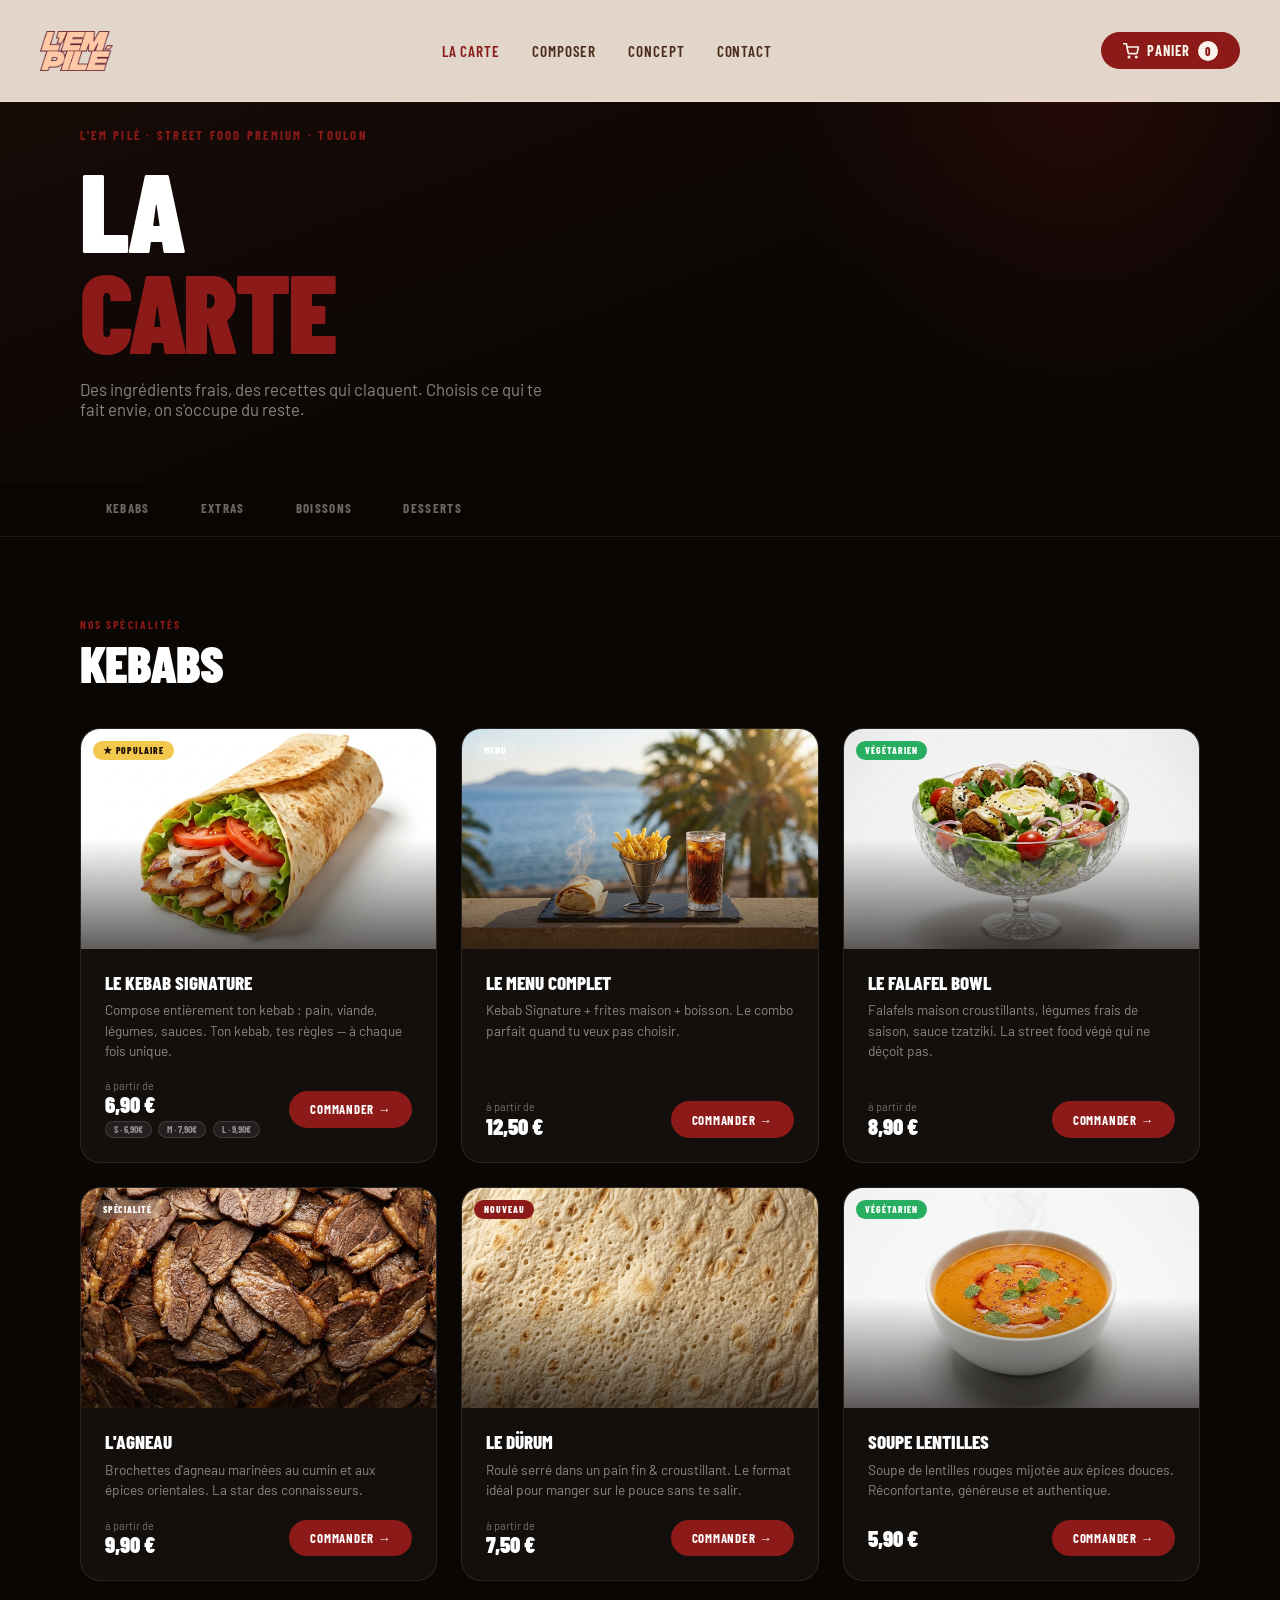
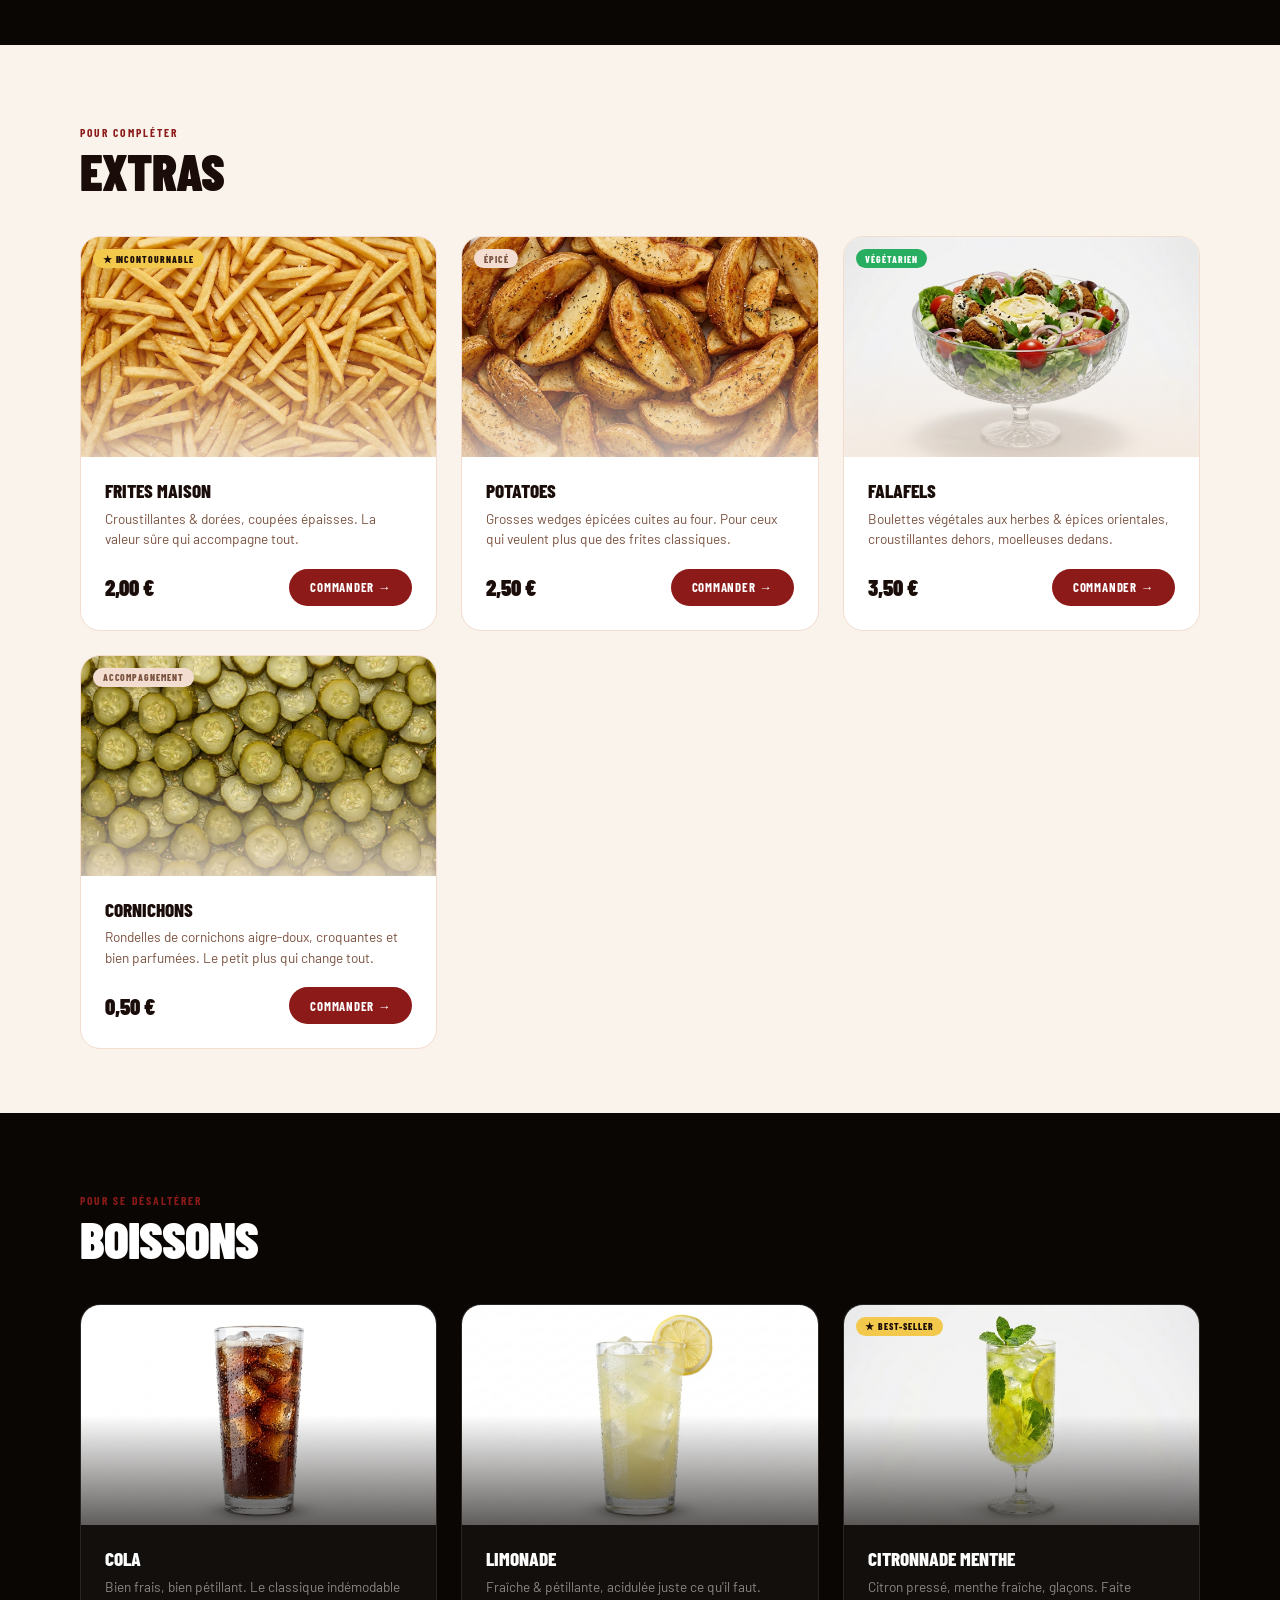
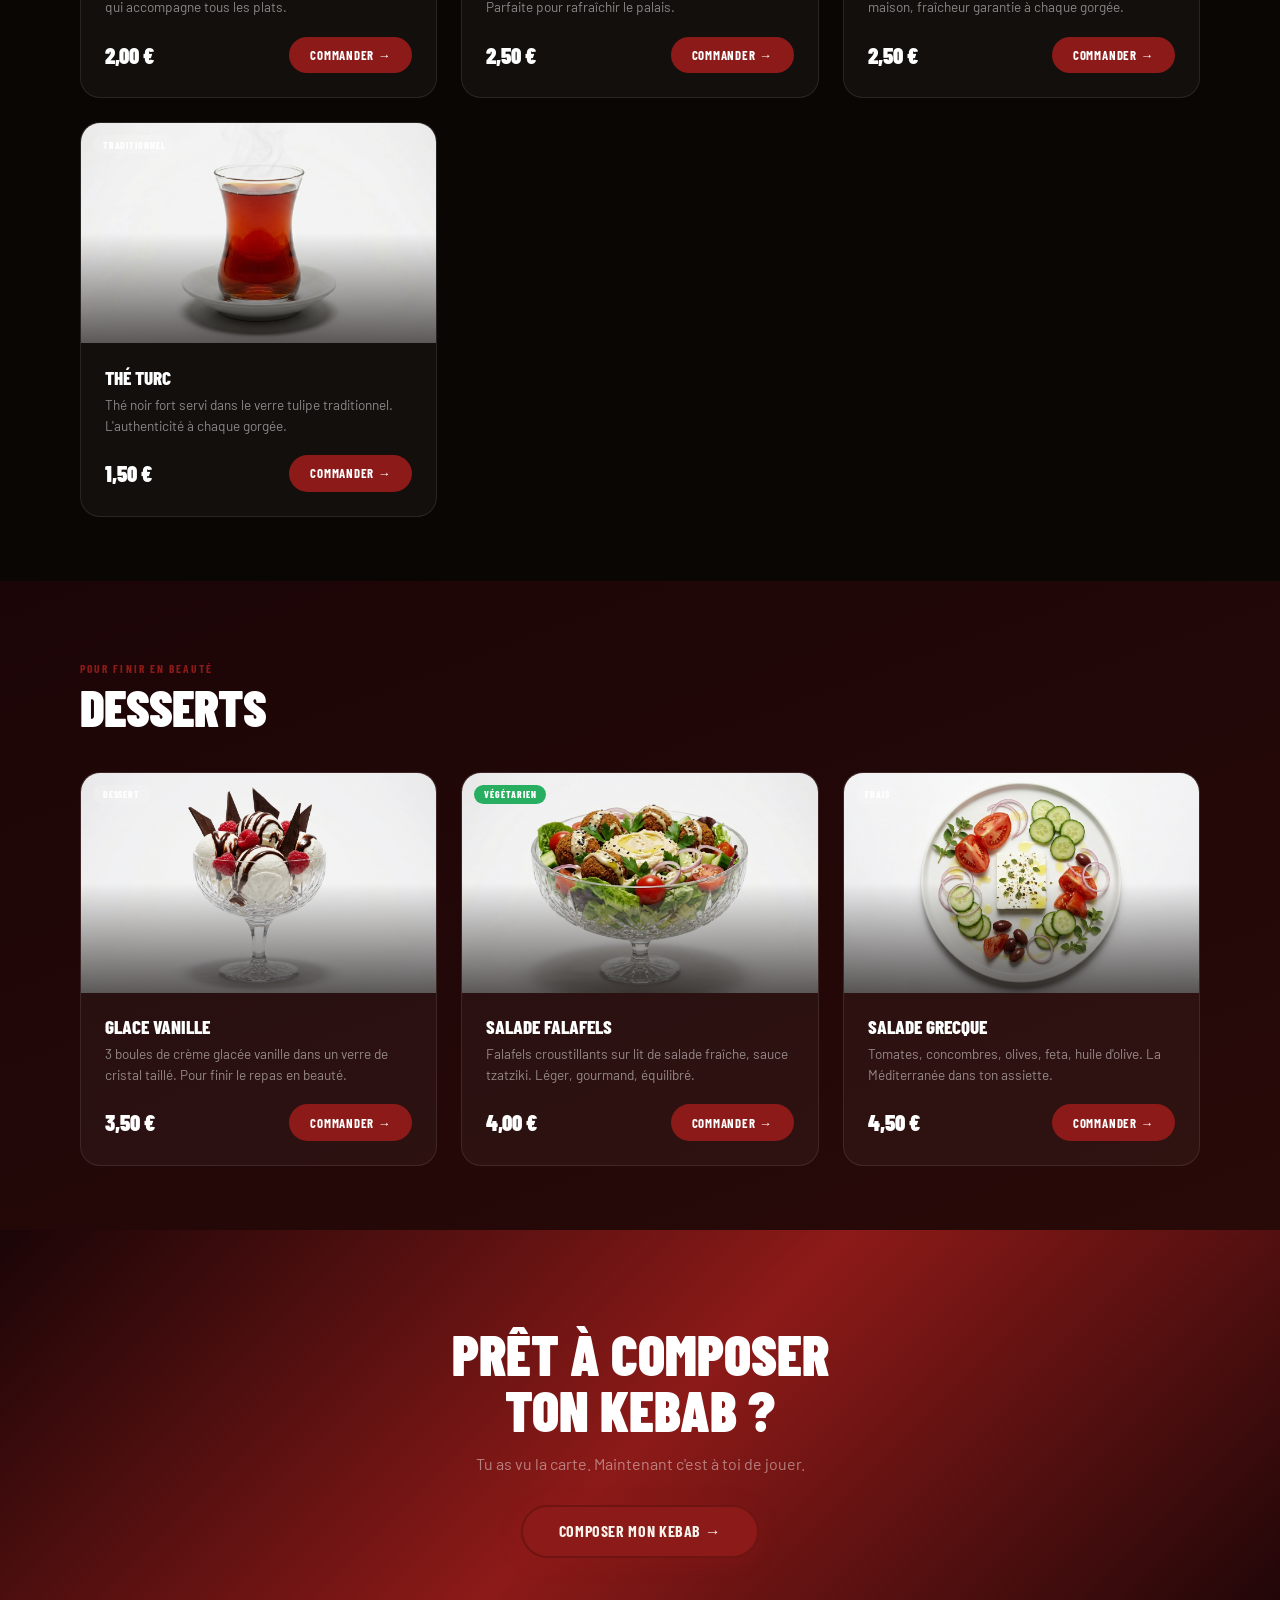
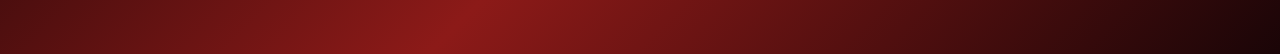
<file: menu.html>
<!DOCTYPE html>
<html lang="fr">
<head>
  <meta charset="UTF-8">
  <meta name="viewport" content="width=device-width, initial-scale=1.0">
  <title>La Carte — L'EM PILÉ</title>
  <link rel="stylesheet" href="style.css">
  <style>

    body { background: #0A0604; color: var(--white); }

    /* ---- HERO ---- */
    .menu-hero {
      padding: 8rem 5rem 4rem;
      background: linear-gradient(160deg, #1A0C08 0%, #0A0604 65%);
      position: relative; overflow: hidden;
    }
    .menu-hero::before {
      content: '';
      position: absolute; top: -40%; right: -8%;
      width: 600px; height: 600px;
      background: radial-gradient(circle, rgba(140,26,24,.18) 0%, transparent 70%);
      pointer-events: none;
    }
    .menu-hero-eyebrow {
      font-family: var(--font-display); font-size: .78rem; font-weight: 700;
      letter-spacing: .18em; text-transform: uppercase;
      color: var(--btn); margin-bottom: 1rem;
    }
    .menu-hero-title {
      font-family: var(--font-display);
      font-size: clamp(3.5rem, 10vw, 7rem);
      font-weight: 900; text-transform: uppercase;
      color: var(--white); line-height: .9;
      letter-spacing: -.03em; margin-bottom: 1.2rem;
    }
    .menu-hero-title span { color: var(--btn); }
    .menu-hero-sub {
      font-family: var(--font-body); font-size: 1.05rem;
      color: rgba(255,255,255,.5); max-width: 480px;
    }

    /* ---- CAT NAV STICKY ---- */
    .cat-nav {
      position: sticky; top: 68px; z-index: 90;
      background: rgba(10,6,4,.92); backdrop-filter: blur(16px);
      border-bottom: 1px solid rgba(255,255,255,.08);
      display: flex; padding: 0 5rem;
      overflow-x: auto;
    }
    .cat-nav::-webkit-scrollbar { display: none; }
    .cat-nav-item {
      font-family: var(--font-display); font-size: .82rem;
      font-weight: 700; letter-spacing: .1em; text-transform: uppercase;
      color: rgba(255,255,255,.4); padding: 1.1rem 1.6rem;
      border-bottom: 2px solid transparent;
      text-decoration: none; white-space: nowrap;
      transition: color .2s, border-color .2s;
    }
    .cat-nav-item:hover, .cat-nav-item.active {
      color: var(--white); border-bottom-color: var(--btn);
    }

    /* ---- CATEGORY SECTION ---- */
    .cat-section { padding: 5rem 5rem 4rem; }
    .cat-header { margin-bottom: 2.5rem; }
    .cat-eyebrow {
      font-family: var(--font-display); font-size: .72rem; font-weight: 700;
      letter-spacing: .18em; text-transform: uppercase;
      color: var(--btn); margin-bottom: .5rem;
    }
    .cat-title {
      font-family: var(--font-display); font-size: clamp(2rem, 5vw, 3.2rem);
      font-weight: 900; text-transform: uppercase;
      color: var(--white); line-height: .95; letter-spacing: -.02em;
    }

    /* ---- SECTION COULEURS ---- */

    /* Kebabs — noir profond (défaut) */
    #kebabs { background: #0A0604; }

    /* Extras — crème/beige clair */
    #extras { background: var(--bg); }
    #extras .cat-title { color: var(--text-dark); }
    #extras .m-card {
      background: var(--white);
      border-color: var(--frame);
    }
    #extras .m-card:hover {
      border-color: var(--icon-bg);
      box-shadow: 0 16px 40px rgba(0,0,0,.1);
    }
    #extras .m-img-overlay {
      background: linear-gradient(180deg, transparent 50%, rgba(245,232,220,.75) 100%);
    }
    #extras .m-name  { color: var(--text-dark); }
    #extras .m-desc  { color: var(--subtitle); }
    #extras .m-price { color: var(--text-dark); }
    #extras .m-price-from { color: var(--subtitle); }
    #extras .m-size-pill {
      background: var(--frame); border-color: var(--icon-bg); color: var(--subtitle);
    }
    #extras .tag-light {
      background: var(--frame); color: var(--subtitle); backdrop-filter: none;
    }

    /* Boissons — noir profond */
    #boissons { background: #0A0604; }

    /* Desserts — bordeaux sombre et chaud */
    #desserts {
      background: linear-gradient(160deg, #1C0507 0%, #280A08 100%);
    }

    /* CTA — rouge bordeaux impactant */
    .menu-cta {
      background: linear-gradient(135deg, #1A0507 0%, #8C1A18 50%, #1A0507 100%);
    }

    /* ---- CARDS GRID ---- */
    .menu-cards {
      display: grid;
      grid-template-columns: repeat(auto-fill, minmax(300px, 1fr));
      gap: 1.5rem;
    }
    .m-card {
      background: rgba(255,255,255,.04);
      border: 1px solid rgba(255,255,255,.09);
      border-radius: var(--radius-lg); overflow: hidden;
      display: flex; flex-direction: column;
      transition: transform .25s, border-color .25s, box-shadow .25s;
    }
    .m-card:hover {
      transform: translateY(-5px);
      border-color: rgba(255,255,255,.18);
      box-shadow: 0 16px 40px rgba(0,0,0,.4);
    }
    .m-img-wrap { position: relative; overflow: hidden; }
    .m-img {
      width: 100%; height: 220px; object-fit: cover; display: block;
      transition: transform .4s ease;
    }
    .m-card:hover .m-img { transform: scale(1.04); }
    .m-img-overlay {
      position: absolute; inset: 0;
      background: linear-gradient(180deg, transparent 50%, rgba(10,6,4,.65) 100%);
    }
    .m-tags {
      position: absolute; top: .75rem; left: .75rem;
      display: flex; gap: .4rem; flex-wrap: wrap;
    }
    .m-tag {
      font-family: var(--font-display); font-size: .6rem;
      font-weight: 800; letter-spacing: .1em; text-transform: uppercase;
      padding: .22rem .6rem; border-radius: var(--radius-xl);
    }
    .tag-red   { background: var(--btn); color: var(--white); }
    .tag-gold  { background: #F2C94C; color: #1A0C08; }
    .tag-green { background: #27AE60; color: var(--white); }
    .tag-light { background: rgba(255,255,255,.15); color: var(--white); backdrop-filter: blur(8px); }

    .m-body { padding: 1.4rem 1.5rem 1.5rem; display: flex; flex-direction: column; flex: 1; }
    .m-name {
      font-family: var(--font-display); font-size: 1.2rem;
      font-weight: 800; text-transform: uppercase;
      color: var(--white); margin-bottom: .4rem;
    }
    .m-desc {
      font-family: var(--font-body); font-size: .85rem;
      color: rgba(255,255,255,.5); line-height: 1.5;
      flex: 1; margin-bottom: 1.2rem;
    }
    .m-footer {
      display: flex; align-items: center;
      justify-content: space-between; gap: 1rem;
    }
    .m-price {
      font-family: var(--font-display); font-size: 1.4rem;
      font-weight: 900; color: var(--white); line-height: 1;
    }
    .m-price-from {
      display: block; font-family: var(--font-body);
      font-size: .68rem; color: rgba(255,255,255,.4);
      font-weight: 400; margin-bottom: .1rem;
    }
    .m-sizes { display: flex; gap: .4rem; margin-top: .35rem; flex-wrap: wrap; }
    .m-size-pill {
      font-family: var(--font-display); font-size: .62rem; font-weight: 700;
      color: rgba(255,255,255,.5);
      background: rgba(255,255,255,.07); border: 1px solid rgba(255,255,255,.12);
      border-radius: var(--radius-xl); padding: .15rem .5rem;
    }
    .m-btn {
      display: inline-flex; align-items: center; gap: .45rem;
      background: var(--btn); color: var(--white);
      border: none; border-radius: var(--radius-xl);
      padding: .65rem 1.3rem;
      font-family: var(--font-display); font-size: .8rem;
      font-weight: 700; letter-spacing: .06em; text-transform: uppercase;
      cursor: pointer; text-decoration: none;
      transition: background .2s, transform .15s;
      white-space: nowrap; flex-shrink: 0;
    }
    .m-btn:hover { background: var(--btn-hover); transform: scale(1.04); }

    /* ---- FOOTER CTA ---- */
    .menu-cta {
      padding: 6rem 5rem; text-align: center;
    }
    .menu-cta-title {
      font-family: var(--font-display);
      font-size: clamp(2rem, 5vw, 3.5rem);
      font-weight: 900; text-transform: uppercase;
      color: var(--white); margin-bottom: 1rem; line-height: 1;
    }
    .menu-cta-sub {
      font-family: var(--font-body); color: rgba(255,255,255,.45);
      margin-bottom: 2rem; font-size: 1rem;
    }

    /* ---- RESPONSIVE ---- */
    @media (max-width: 768px) {
      .menu-hero { padding: 6rem 1.5rem 3rem; }
      .cat-nav { padding: 0 1rem; top: 60px; }
      .cat-section { padding: 3rem 1.5rem 1.5rem; }
      .menu-cards { grid-template-columns: 1fr; }
      .menu-cta { padding: 4rem 1.5rem; }
    }
  </style>
</head>
<body>

  <!-- ===== NAVBAR ===== -->
  <header class="navbar">
    <a href="accueil.html">
      <img src="Lemepile-logo-kebab.png" alt="L'EM PILÉ" class="logo">
    </a>
    <nav>
      <a href="menu.html" style="color:var(--btn)">La Carte</a>
      <a href="commander.html">Composer</a>
      <a href="accueil.html#concept">Concept</a>
      <a href="accueil.html#contact">Contact</a>
    </nav>
    <button class="cart-btn" onclick="location.href='panier.html'">
      <svg width="16" height="16" viewBox="0 0 24 24" fill="none" stroke="currentColor" stroke-width="2.5" stroke-linecap="round" stroke-linejoin="round" style="flex-shrink:0">
        <circle cx="9" cy="21" r="1"/><circle cx="20" cy="21" r="1"/>
        <path d="M1 1h4l2.68 13.39a2 2 0 0 0 2 1.61h9.72a2 2 0 0 0 2-1.61L23 6H6"/>
      </svg>
      Panier <span class="cart-count">0</span>
    </button>
  </header>

  <!-- ===== HERO ===== -->
  <section class="menu-hero">
    <div class="menu-hero-eyebrow">L'EM PILÉ · Street Food Premium · Toulon</div>
    <h1 class="menu-hero-title">La<br><span>Carte</span></h1>
    <p class="menu-hero-sub">Des ingrédients frais, des recettes qui claquent. Choisis ce qui te fait envie, on s'occupe du reste.</p>
  </section>

  <!-- ===== NAV CATÉGORIES ===== -->
  <nav class="cat-nav">
    <a href="#kebabs"   class="cat-nav-item active">Kebabs</a>
    <a href="#extras"   class="cat-nav-item">Extras</a>
    <a href="#boissons" class="cat-nav-item">Boissons</a>
    <a href="#desserts" class="cat-nav-item">Desserts</a>
  </nav>

  <!-- ===== KEBABS ===== -->
  <section class="cat-section" id="kebabs">
    <div class="cat-header">
      <div class="cat-eyebrow">Nos spécialités</div>
      <h2 class="cat-title">Kebabs</h2>
    </div>
    <div class="menu-cards">

      <div class="m-card">
        <div class="m-img-wrap">
          <img class="m-img" src="Premium döner kebab sandwich, perfectly wrapped.png" alt="Le Kebab Signature">
          <div class="m-img-overlay"></div>
          <div class="m-tags"><span class="m-tag tag-gold">★ Populaire</span></div>
        </div>
        <div class="m-body">
          <div class="m-name">Le Kebab Signature</div>
          <p class="m-desc">Compose entièrement ton kebab : pain, viande, légumes, sauces. Ton kebab, tes règles — à chaque fois unique.</p>
          <div class="m-footer">
            <div class="m-price">
              <span class="m-price-from">à partir de</span>
              6,90 €
              <div class="m-sizes">
                <span class="m-size-pill">S · 6,90€</span>
                <span class="m-size-pill">M · 7,90€</span>
                <span class="m-size-pill">L · 9,90€</span>
              </div>
            </div>
            <a href="commander.html" class="m-btn">Commander →</a>
          </div>
        </div>
      </div>

      <div class="m-card">
        <div class="m-img-wrap">
          <img class="m-img" src="Premium kebab meal set elegantly arranged on a dark slate stone board balcon.png" alt="Le Menu Complet">
          <div class="m-img-overlay"></div>
          <div class="m-tags"><span class="m-tag tag-light">Menu</span></div>
        </div>
        <div class="m-body">
          <div class="m-name">Le Menu Complet</div>
          <p class="m-desc">Kebab Signature + frites maison + boisson. Le combo parfait quand tu veux pas choisir.</p>
          <div class="m-footer">
            <div class="m-price">
              <span class="m-price-from">à partir de</span>
              12,50 €
            </div>
            <a href="commander.html" class="m-btn">Commander →</a>
          </div>
        </div>
      </div>

      <div class="m-card">
        <div class="m-img-wrap">
          <img class="m-img" src="Fresh falafel bowl served in a tall elegant crystal cut glass bowl on a stem.png" alt="Le Falafel Bowl">
          <div class="m-img-overlay"></div>
          <div class="m-tags"><span class="m-tag tag-green">Végétarien</span></div>
        </div>
        <div class="m-body">
          <div class="m-name">Le Falafel Bowl</div>
          <p class="m-desc">Falafels maison croustillants, légumes frais de saison, sauce tzatziki. La street food végé qui ne déçoit pas.</p>
          <div class="m-footer">
            <div class="m-price">
              <span class="m-price-from">à partir de</span>
              8,90 €
            </div>
            <a href="commander.html" class="m-btn">Commander →</a>
          </div>
        </div>
      </div>

      <div class="m-card">
        <div class="m-img-wrap">
          <img class="m-img" src="Secondary choose  ingredient/Grilled lamb kebab.png" alt="L'Agneau">
          <div class="m-img-overlay"></div>
          <div class="m-tags"><span class="m-tag tag-light">Spécialité</span></div>
        </div>
        <div class="m-body">
          <div class="m-name">L'Agneau</div>
          <p class="m-desc">Brochettes d'agneau marinées au cumin et aux épices orientales. La star des connaisseurs.</p>
          <div class="m-footer">
            <div class="m-price">
              <span class="m-price-from">à partir de</span>
              9,90 €
            </div>
            <a href="commander.html" class="m-btn">Commander →</a>
          </div>
        </div>
      </div>

      <div class="m-card">
        <div class="m-img-wrap">
          <img class="m-img" src="Durum.png" alt="Le Dürum">
          <div class="m-img-overlay"></div>
          <div class="m-tags"><span class="m-tag tag-red">Nouveau</span></div>
        </div>
        <div class="m-body">
          <div class="m-name">Le Dürum</div>
          <p class="m-desc">Roulé serré dans un pain fin & croustillant. Le format idéal pour manger sur le pouce sans te salir.</p>
          <div class="m-footer">
            <div class="m-price">
              <span class="m-price-from">à partir de</span>
              7,50 €
            </div>
            <a href="commander.html" class="m-btn">Commander →</a>
          </div>
        </div>
      </div>

      <div class="m-card">
        <div class="m-img-wrap">
          <img class="m-img" src="Red lentil soup.png" alt="Soupe Lentilles">
          <div class="m-img-overlay"></div>
          <div class="m-tags"><span class="m-tag tag-green">Végétarien</span></div>
        </div>
        <div class="m-body">
          <div class="m-name">Soupe Lentilles</div>
          <p class="m-desc">Soupe de lentilles rouges mijotée aux épices douces. Réconfortante, généreuse et authentique.</p>
          <div class="m-footer">
            <div class="m-price">5,90 €</div>
            <a href="commander.html" class="m-btn">Commander →</a>
          </div>
        </div>
      </div>

    </div>
  </section>

  <!-- ===== EXTRAS ===== -->
  <section class="cat-section" id="extras">
    <div class="cat-header">
      <div class="cat-eyebrow">Pour compléter</div>
      <h2 class="cat-title">Extras</h2>
    </div>
    <div class="menu-cards">

      <div class="m-card">
        <div class="m-img-wrap">
          <img class="m-img" src="Crispy thin cut golden french fries .png" alt="Frites Maison">
          <div class="m-img-overlay"></div>
          <div class="m-tags"><span class="m-tag tag-gold">★ Incontournable</span></div>
        </div>
        <div class="m-body">
          <div class="m-name">Frites Maison</div>
          <p class="m-desc">Croustillantes & dorées, coupées épaisses. La valeur sûre qui accompagne tout.</p>
          <div class="m-footer">
            <div class="m-price">2,00 €</div>
            <a href="commander.html" class="m-btn">Commander →</a>
          </div>
        </div>
      </div>

      <div class="m-card">
        <div class="m-img-wrap">
          <img class="m-img" src="Crispy rustic potato wedges.png" alt="Potatoes">
          <div class="m-img-overlay"></div>
          <div class="m-tags"><span class="m-tag tag-light">Épicé</span></div>
        </div>
        <div class="m-body">
          <div class="m-name">Potatoes</div>
          <p class="m-desc">Grosses wedges épicées cuites au four. Pour ceux qui veulent plus que des frites classiques.</p>
          <div class="m-footer">
            <div class="m-price">2,50 €</div>
            <a href="commander.html" class="m-btn">Commander →</a>
          </div>
        </div>
      </div>

      <div class="m-card">
        <div class="m-img-wrap">
          <img class="m-img" src="Fresh falafel bowl served in a tall elegant crystal cut glass bowl on a stem.png" alt="Falafels">
          <div class="m-img-overlay"></div>
          <div class="m-tags"><span class="m-tag tag-green">Végétarien</span></div>
        </div>
        <div class="m-body">
          <div class="m-name">Falafels</div>
          <p class="m-desc">Boulettes végétales aux herbes & épices orientales, croustillantes dehors, moelleuses dedans.</p>
          <div class="m-footer">
            <div class="m-price">3,50 €</div>
            <a href="commander.html" class="m-btn">Commander →</a>
          </div>
        </div>
      </div>

      <div class="m-card">
        <div class="m-img-wrap">
          <img class="m-img" src="Secondary choose  ingredient/Sliced pickled gherkins.png" alt="Cornichons">
          <div class="m-img-overlay"></div>
          <div class="m-tags"><span class="m-tag tag-light">Accompagnement</span></div>
        </div>
        <div class="m-body">
          <div class="m-name">Cornichons</div>
          <p class="m-desc">Rondelles de cornichons aigre-doux, croquantes et bien parfumées. Le petit plus qui change tout.</p>
          <div class="m-footer">
            <div class="m-price">0,50 €</div>
            <a href="commander.html" class="m-btn">Commander →</a>
          </div>
        </div>
      </div>

    </div>
  </section>

  <!-- ===== BOISSONS ===== -->
  <section class="cat-section" id="boissons">
    <div class="cat-header">
      <div class="cat-eyebrow">Pour se désaltérer</div>
      <h2 class="cat-title">Boissons</h2>
    </div>
    <div class="menu-cards">

      <div class="m-card">
        <div class="m-img-wrap">
          <img class="m-img" src="Dessert or drink/Ice cold cola in a tall transparent glass with ice cubes,.png" alt="Cola">
          <div class="m-img-overlay"></div>
          <div class="m-tags"><span class="m-tag tag-light">Boisson</span></div>
        </div>
        <div class="m-body">
          <div class="m-name">Cola</div>
          <p class="m-desc">Bien frais, bien pétillant. Le classique indémodable qui accompagne tous les plats.</p>
          <div class="m-footer">
            <div class="m-price">2,00 €</div>
            <a href="commander.html" class="m-btn">Commander →</a>
          </div>
        </div>
      </div>

      <div class="m-card">
        <div class="m-img-wrap">
          <img class="m-img" src="Dessert or drink/Fresh lemonade in a tall glass with ice, lemon slice on rim,.png" alt="Limonade">
          <div class="m-img-overlay"></div>
          <div class="m-tags"><span class="m-tag tag-light">Boisson</span></div>
        </div>
        <div class="m-body">
          <div class="m-name">Limonade</div>
          <p class="m-desc">Fraîche & pétillante, acidulée juste ce qu'il faut. Parfaite pour rafraîchir le palais.</p>
          <div class="m-footer">
            <div class="m-price">2,50 €</div>
            <a href="commander.html" class="m-btn">Commander →</a>
          </div>
        </div>
      </div>

      <div class="m-card">
        <div class="m-img-wrap">
          <img class="m-img" src="Fresh mint lemonade in a tall glass with ice cubes and mint sprigs.png" alt="Citronnade Menthe">
          <div class="m-img-overlay"></div>
          <div class="m-tags"><span class="m-tag tag-gold">★ Best-seller</span></div>
        </div>
        <div class="m-body">
          <div class="m-name">Citronnade Menthe</div>
          <p class="m-desc">Citron pressé, menthe fraîche, glaçons. Faite maison, fraîcheur garantie à chaque gorgée.</p>
          <div class="m-footer">
            <div class="m-price">2,50 €</div>
            <a href="commander.html" class="m-btn">Commander →</a>
          </div>
        </div>
      </div>

      <div class="m-card">
        <div class="m-img-wrap">
          <img class="m-img" src="Traditional Turkish tea in a classic tulip shaped glass on a small saucer.png" alt="Thé Turc">
          <div class="m-img-overlay"></div>
          <div class="m-tags"><span class="m-tag tag-light">Traditionnel</span></div>
        </div>
        <div class="m-body">
          <div class="m-name">Thé Turc</div>
          <p class="m-desc">Thé noir fort servi dans le verre tulipe traditionnel. L'authenticité à chaque gorgée.</p>
          <div class="m-footer">
            <div class="m-price">1,50 €</div>
            <a href="commander.html" class="m-btn">Commander →</a>
          </div>
        </div>
      </div>

    </div>
  </section>

  <!-- ===== DESSERTS ===== -->
  <section class="cat-section" id="desserts">
    <div class="cat-header">
      <div class="cat-eyebrow">Pour finir en beauté</div>
      <h2 class="cat-title">Desserts</h2>
    </div>
    <div class="menu-cards">

      <div class="m-card">
        <div class="m-img-wrap">
          <img class="m-img" src="Dessert or drink/Three scoops of premium vanilla ice cream in a tall elegant crystal cut glass bowl on a stem,.png" alt="Glace Vanille">
          <div class="m-img-overlay"></div>
          <div class="m-tags"><span class="m-tag tag-light">Dessert</span></div>
        </div>
        <div class="m-body">
          <div class="m-name">Glace Vanille</div>
          <p class="m-desc">3 boules de crème glacée vanille dans un verre de cristal taillé. Pour finir le repas en beauté.</p>
          <div class="m-footer">
            <div class="m-price">3,50 €</div>
            <a href="commander.html" class="m-btn">Commander →</a>
          </div>
        </div>
      </div>

      <div class="m-card">
        <div class="m-img-wrap">
          <img class="m-img" src="Fresh falafel bowl served in a tall elegant crystal cut glass bowl on a stem.png" alt="Salade Falafels">
          <div class="m-img-overlay"></div>
          <div class="m-tags"><span class="m-tag tag-green">Végétarien</span></div>
        </div>
        <div class="m-body">
          <div class="m-name">Salade Falafels</div>
          <p class="m-desc">Falafels croustillants sur lit de salade fraîche, sauce tzatziki. Léger, gourmand, équilibré.</p>
          <div class="m-footer">
            <div class="m-price">4,00 €</div>
            <a href="commander.html" class="m-btn">Commander →</a>
          </div>
        </div>
      </div>

      <div class="m-card">
        <div class="m-img-wrap">
          <img class="m-img" src="Fresh Greek salad elegantly arranged on a wide flat white ceramic plate.png" alt="Salade Grecque">
          <div class="m-img-overlay"></div>
          <div class="m-tags"><span class="m-tag tag-light">Frais</span></div>
        </div>
        <div class="m-body">
          <div class="m-name">Salade Grecque</div>
          <p class="m-desc">Tomates, concombres, olives, feta, huile d'olive. La Méditerranée dans ton assiette.</p>
          <div class="m-footer">
            <div class="m-price">4,50 €</div>
            <a href="commander.html" class="m-btn">Commander →</a>
          </div>
        </div>
      </div>

    </div>
  </section>

  <!-- ===== FOOTER CTA ===== -->
  <section class="menu-cta">
    <h2 class="menu-cta-title">Prêt à composer<br>ton kebab ?</h2>
    <p class="menu-cta-sub">Tu as vu la carte. Maintenant c'est à toi de jouer.</p>
    <a href="commander.html" class="btn btn-primary" style="font-size:1rem;padding:.9rem 2.2rem">Composer mon kebab →</a>
  </section>

  <script>
    // Highlight active category in sticky nav on scroll
    const sections = document.querySelectorAll('.cat-section[id]');
    const navItems = document.querySelectorAll('.cat-nav-item');

    function updateNav() {
      let current = '';
      sections.forEach(s => {
        if (s.getBoundingClientRect().top < 160) current = s.id;
      });
      navItems.forEach(item => {
        item.classList.toggle('active', item.getAttribute('href') === '#' + current);
      });
    }
    window.addEventListener('scroll', updateNav, { passive: true });
    updateNav();
  </script>

</body>
</html>
</file>
<file: style.css>
/* ============================================
   L'EM PILÉ — Design System
   ============================================ */

@import url('https://fonts.googleapis.com/css2?family=Barlow+Condensed:ital,wght@0,300;0,400;0,500;0,600;0,700;0,800;0,900;1,700&family=Barlow:wght@300;400;500;600&display=swap');

/* ---- Variables ---- */
:root {
  --bg:           #FAF3EB;
  --frame:        #F2DDD0;
  --icon-bg:      #EAC8B4;
  --btn:          #8C1A18;
  --btn-hover:    #A01F1D;
  --btn-border:   #6E1412;
  --navbar:       #F5E8DC;
  --subtitle:     #7A5240;
  --text-dark:    #1A0C08;
  --text-mid:     #4A2C1A;
  --selection:    #FAEAE0;
  --white:        #FFFFFF;
  --black:        #0A0604;

  --font-display: 'Barlow Condensed', sans-serif;
  --font-body:    'Barlow', sans-serif;

  --radius-sm:  6px;
  --radius-md:  12px;
  --radius-lg:  20px;
  --radius-xl:  32px;

  --shadow-sm:  0 2px 8px rgba(0,0,0,.08);
  --shadow-md:  0 8px 24px rgba(0,0,0,.14);
  --shadow-lg:  0 20px 60px rgba(0,0,0,.20);
}

/* ---- Reset ---- */
*, *::before, *::after { box-sizing: border-box; margin: 0; padding: 0; }
html { scroll-behavior: smooth; }
body {
  font-family: var(--font-body);
  background: var(--bg);
  color: var(--text-dark);
  overflow-x: hidden;
}
a { text-decoration: none; color: inherit; }
img { max-width: 100%; display: block; }
ul { list-style: none; }

/* ---- Typography ---- */
.display-xl {
  font-family: var(--font-display);
  font-size: clamp(4rem, 12vw, 11rem);
  font-weight: 900;
  line-height: .92;
  letter-spacing: -.02em;
  text-transform: uppercase;
}
.display-lg {
  font-family: var(--font-display);
  font-size: clamp(2.5rem, 7vw, 6rem);
  font-weight: 800;
  line-height: 1;
  text-transform: uppercase;
}
.display-md {
  font-family: var(--font-display);
  font-size: clamp(1.8rem, 4vw, 3.2rem);
  font-weight: 700;
  text-transform: uppercase;
}
.label {
  font-family: var(--font-display);
  font-size: .75rem;
  font-weight: 600;
  letter-spacing: .12em;
  text-transform: uppercase;
  color: var(--subtitle);
}

/* ---- Buttons ---- */
.btn {
  display: inline-flex;
  align-items: center;
  gap: .5rem;
  padding: .85rem 2.2rem;
  border-radius: var(--radius-xl);
  font-family: var(--font-display);
  font-size: 1.1rem;
  font-weight: 700;
  letter-spacing: .04em;
  text-transform: uppercase;
  cursor: pointer;
  border: none;
  transition: transform .2s ease, box-shadow .2s ease, background .2s ease;
}
.btn:hover { transform: translateY(-2px); }
.btn:active { transform: translateY(0); }

.btn-primary {
  background: var(--btn);
  color: var(--bg);
  box-shadow: 0 4px 20px rgba(140,26,24,.35);
  border: 2px solid var(--btn-border);
}
.btn-primary:hover {
  background: var(--btn-hover);
  box-shadow: 0 8px 32px rgba(140,26,24,.45);
}

.btn-outline {
  background: transparent;
  color: var(--btn);
  border: 2px solid var(--btn);
}
.btn-outline:hover { background: var(--selection); }

.btn-white {
  background: var(--white);
  color: var(--text-dark);
  border: 2px solid rgba(255,255,255,.3);
}
.btn-white:hover { background: var(--bg); }

.btn-ghost {
  background: transparent;
  color: var(--white);
  border: 2px solid rgba(255,255,255,.4);
}
.btn-ghost:hover { background: rgba(255,255,255,.1); }

/* ---- Navbar ---- */
.navbar {
  position: fixed;
  top: 0; left: 0; right: 0;
  z-index: 1100;
  background: rgba(245,232,220,.92);
  backdrop-filter: blur(20px);
  -webkit-backdrop-filter: blur(20px);
  border-bottom: 1px solid var(--frame);
  display: flex;
  align-items: center;
  justify-content: space-between;
  padding: 0 2.5rem;
  height: 102px;
}
.navbar .logo {
  height: 40px;
  width: auto;
}
.navbar nav {
  display: flex;
  gap: 2rem;
}
.navbar nav a {
  font-family: var(--font-display);
  font-size: .95rem;
  font-weight: 600;
  letter-spacing: .06em;
  text-transform: uppercase;
  color: var(--text-mid);
  transition: color .2s;
}
.navbar nav a:hover { color: var(--btn); }
.navbar .cart-btn {
  display: flex;
  align-items: center;
  gap: .5rem;
  background: var(--btn);
  color: var(--bg);
  border: none;
  border-radius: var(--radius-xl);
  padding: .55rem 1.4rem;
  font-family: var(--font-display);
  font-size: .9rem;
  font-weight: 700;
  letter-spacing: .06em;
  text-transform: uppercase;
  cursor: pointer;
  transition: background .2s, transform .15s;
}
.navbar .cart-btn:hover { background: var(--btn-hover); transform: scale(1.03); }
.cart-count {
  background: var(--bg);
  color: var(--btn);
  border-radius: 50%;
  width: 20px; height: 20px;
  display: inline-flex;
  align-items: center;
  justify-content: center;
  font-size: .75rem;
  font-weight: 800;
}

/* ---- Cards ---- */
.card {
  background: var(--frame);
  border-radius: var(--radius-lg);
  overflow: hidden;
  transition: transform .25s ease, box-shadow .25s ease;
}
.card:hover {
  transform: translateY(-4px);
  box-shadow: var(--shadow-md);
}

/* ---- Tag / Badge ---- */
.tag {
  display: inline-flex;
  align-items: center;
  padding: .3rem .9rem;
  border-radius: 100px;
  font-family: var(--font-display);
  font-size: .78rem;
  font-weight: 700;
  letter-spacing: .1em;
  text-transform: uppercase;
}
.tag-red   { background: var(--btn); color: var(--bg); }
.tag-light { background: var(--frame); color: var(--subtitle); }

/* ---- Promo Banner ---- */
.promo-banner {
  background: var(--btn);
  color: var(--bg);
  display: flex;
  align-items: center;
  justify-content: center;
  gap: 1.5rem;
  padding: .65rem 2rem;
  font-family: var(--font-display);
  font-size: .95rem;
  font-weight: 600;
  letter-spacing: .06em;
  text-transform: uppercase;
}
.promo-banner a {
  color: var(--bg);
  text-decoration: underline;
  text-underline-offset: 3px;
}

/* ---- Scrollbar ---- */
::-webkit-scrollbar { width: 6px; }
::-webkit-scrollbar-track { background: var(--bg); }
::-webkit-scrollbar-thumb { background: var(--frame); border-radius: 3px; }

/* ---- Utility ---- */
.sr-only { position: absolute; width: 1px; height: 1px; overflow: hidden; clip: rect(0,0,0,0); }
.text-center { text-align: center; }
.text-white { color: var(--white); }

/* ---- Global overflow fix ---- */
html, body { overflow-x: hidden; max-width: 100%; }
*, *::before, *::after { box-sizing: border-box; }

/* ---- Navbar mobile ---- */
@media (max-width: 768px) {
  .navbar { padding: 0 1.2rem; height: 60px; }
  .navbar nav { display: none; }
  .navbar .cart-btn span:not(.cart-count) { display: none; }
  .navbar .cart-btn { padding: .5rem .9rem; min-width: 0; }
}
</file>
